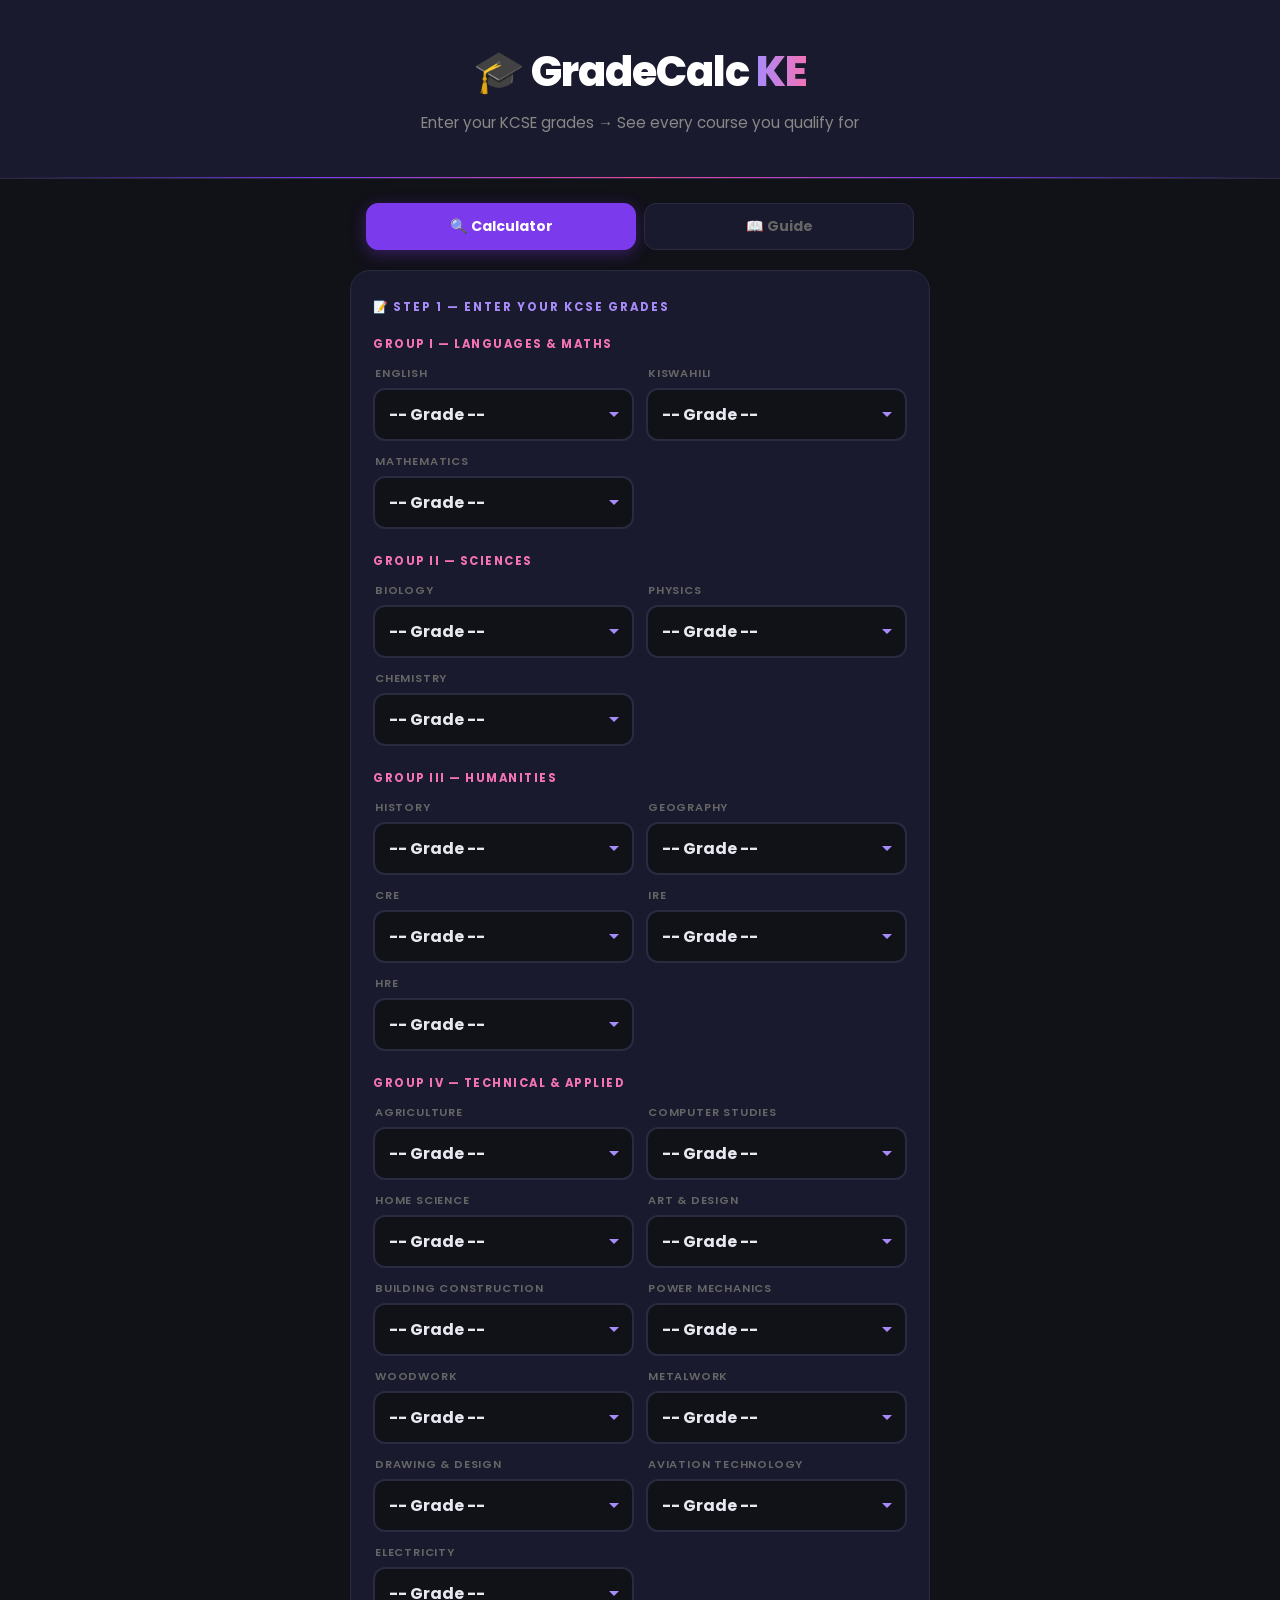
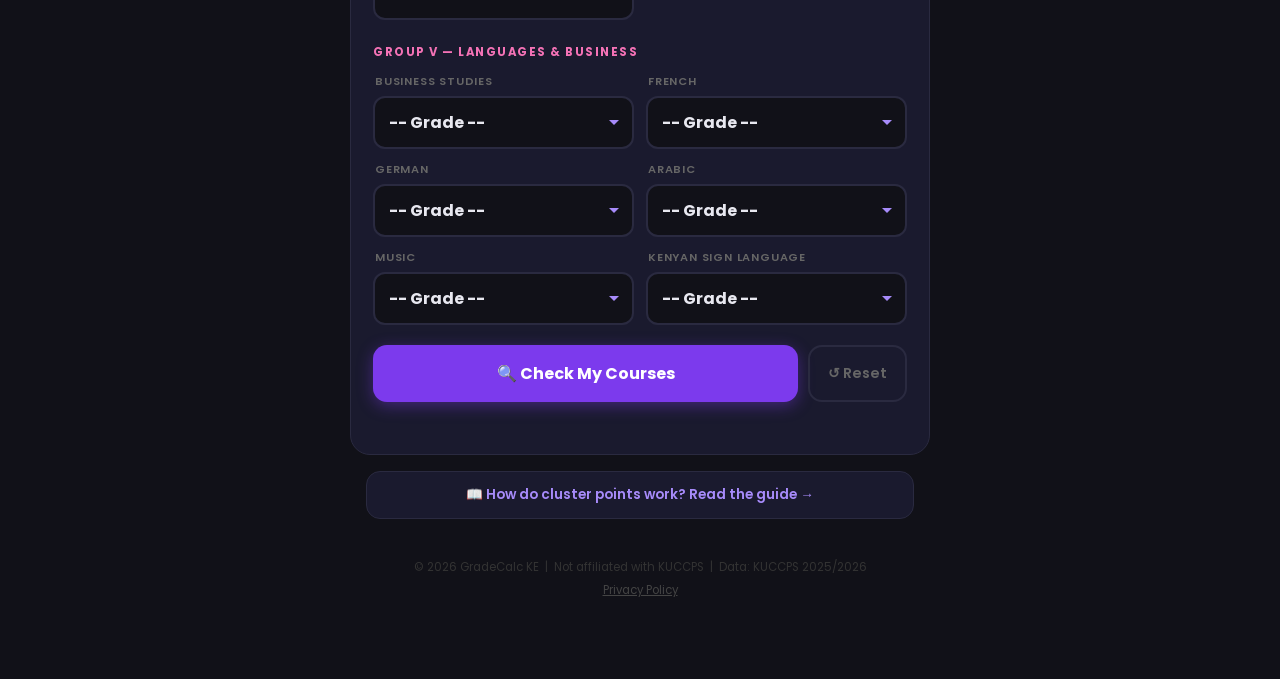
<file: index.html>
<!DOCTYPE html>
<html lang="en">
<head>
  <meta name="google-site-verification" content="AD514Oe_F6cQNTAYpmDzFthRqZE9QyRJRA7Ax6EN_6s" />
  <meta charset="UTF-8">
  <title>GradeCalc KE — KCSE Cluster Points & University Course Checker 2026</title>
  <meta name="description" content="Calculate your KCSE cluster points and find out which Kenyan university courses you qualify for in 2026/2027.">
  <meta name="viewport" content="width=device-width, initial-scale=1.0">
  <link rel="stylesheet" href="style.css">
  <link href="https://fonts.googleapis.com/css2?family=Poppins:wght@400;600;700&display=swap" rel="stylesheet">
</head>
<body>

  <div class="hero">
    <h1>🎓 GradeCalc <span>KE</span></h1>
    <p class="subtitle">Enter your KCSE grades → See every course you qualify for</p>
  </div>

  <nav class="tab-nav">
    <a href="index.html" class="tab-link active">🔍 Calculator</a>
    <a href="guide.html" class="tab-link">📖 Guide</a>
  </nav>

  <div class="container">

    <div class="step-label">📝 Step 1 — Enter your KCSE grades</div>
    <div id="subjects"></div>

    <div class="btn-row">
      <button class="calc-btn" onclick="calculate()">🔍 Check My Courses</button>
      <button class="reset-btn" onclick="resetForm()">↺ Reset</button>
    </div>

    <!-- FILTERS -->
    <div id="filters" class="filters hidden">
      <div class="step-label" style="margin-top:24px;">🔎 Step 2 — Filter Results</div>
      <div class="filter-row">
        <select id="filter-category" onchange="applyFilters()">
          <option value="">All Categories</option>
          <option value="Medicine">Medicine & Health</option>
          <option value="Engineering">Engineering & Tech</option>
          <option value="Computing">Computing & IT</option>
          <option value="Law">Law</option>
          <option value="Business">Business</option>
          <option value="Education">Education</option>
          <option value="Arts">Arts & Social Sciences</option>
          <option value="Agriculture">Agriculture & Environment</option>
          <option value="Science">Pure Sciences</option>
        </select>
        <select id="filter-status" onchange="applyFilters()">
          <option value="">Eligible + Not Eligible</option>
          <option value="qualified">✅ Eligible Only</option>
          <option value="not-qualified">❌ Not Eligible Only</option>
        </select>
      </div>
      <input id="search-box" type="text" placeholder="🔎 Search course name..." oninput="applyFilters()">
    </div>

    <!-- LOADING -->
    <div id="loading" class="loading hidden">
      <div class="spinner"></div>
      <p>Calculating your cluster points…</p>
    </div>

    <div id="result"></div>

  </div>

  <div class="quick-info">
    <a href="guide.html" class="quick-info-btn">📖 How do cluster points work? Read the guide →</a>
  </div>

  <footer>
    <p>© 2026 GradeCalc KE &nbsp;|&nbsp; Not affiliated with KUCCPS &nbsp;|&nbsp; Data: KUCCPS 2025/2026</p>
    <p style="margin-top:6px;"><a href="privacy.html">Privacy Policy</a></p>
  </footer>

  <script src="data.js"></script>
  <script src="script.js"></script>
</body>
</html>
</file>
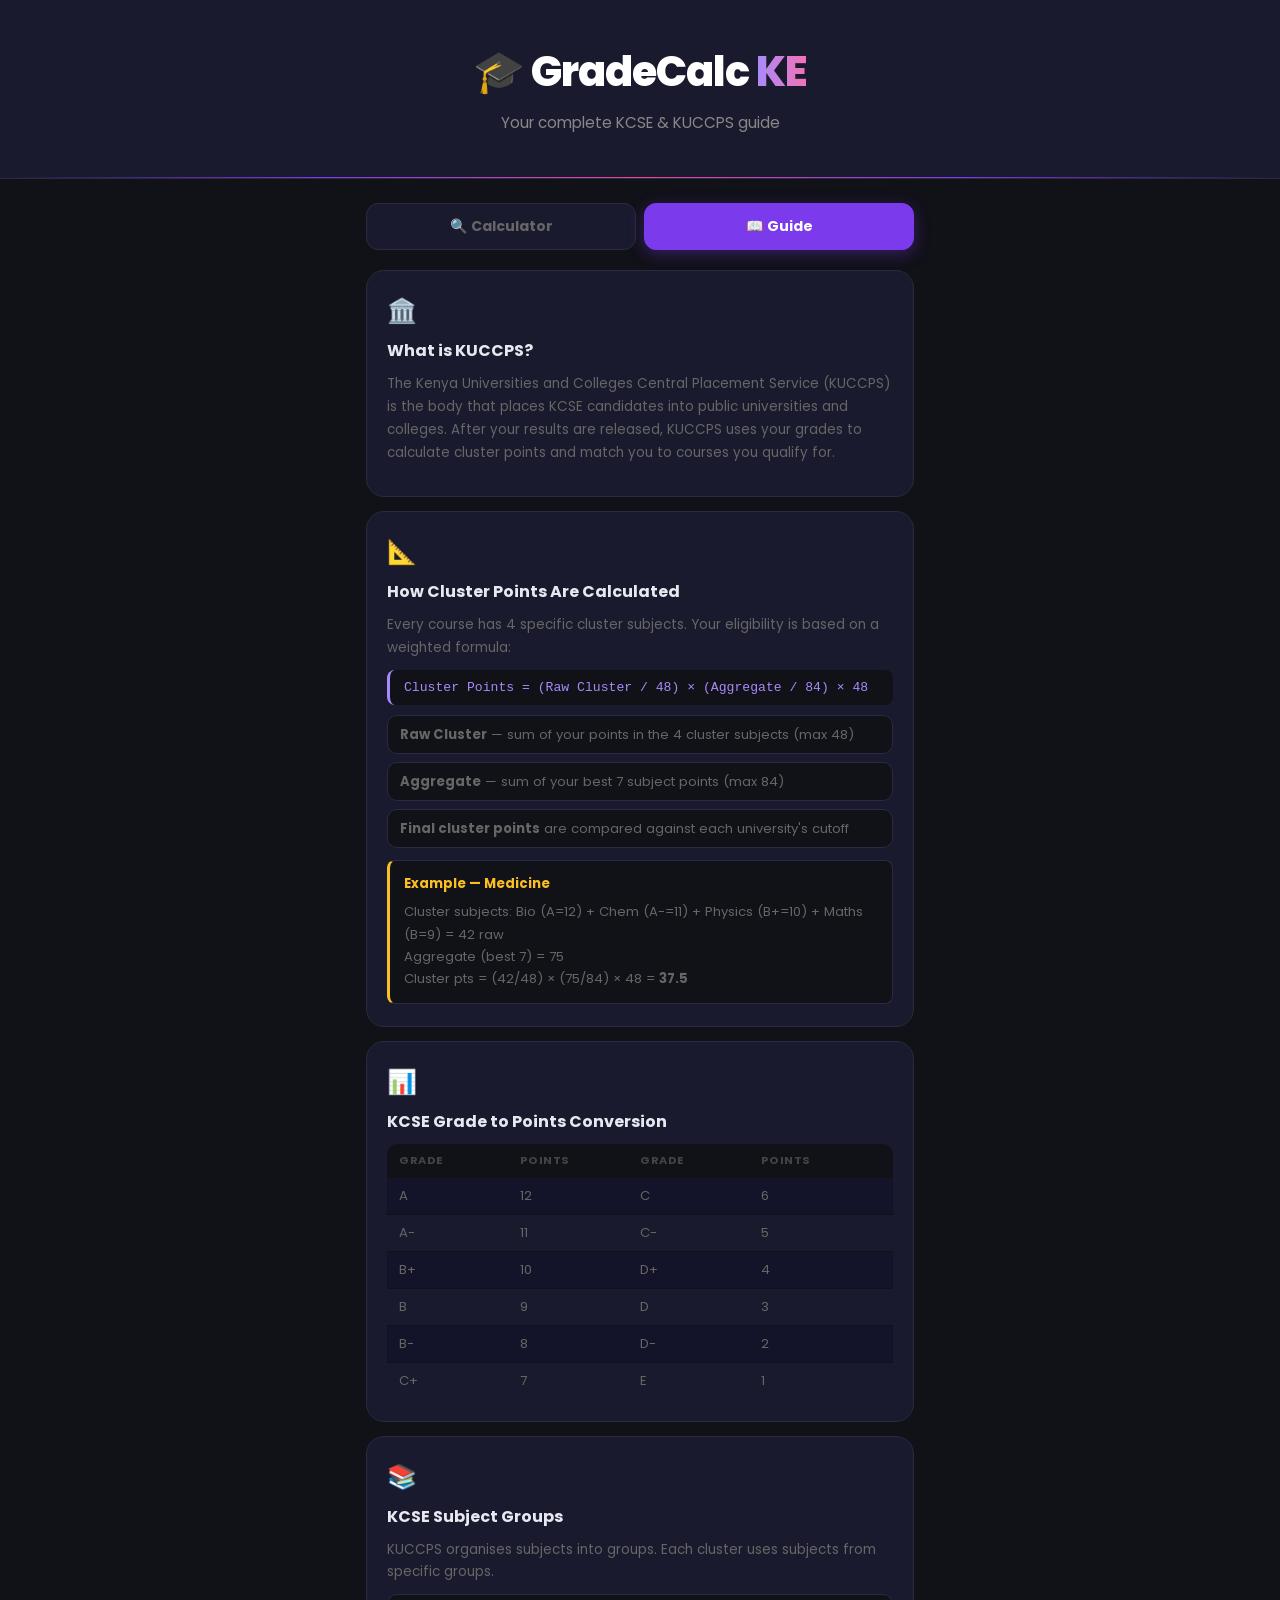
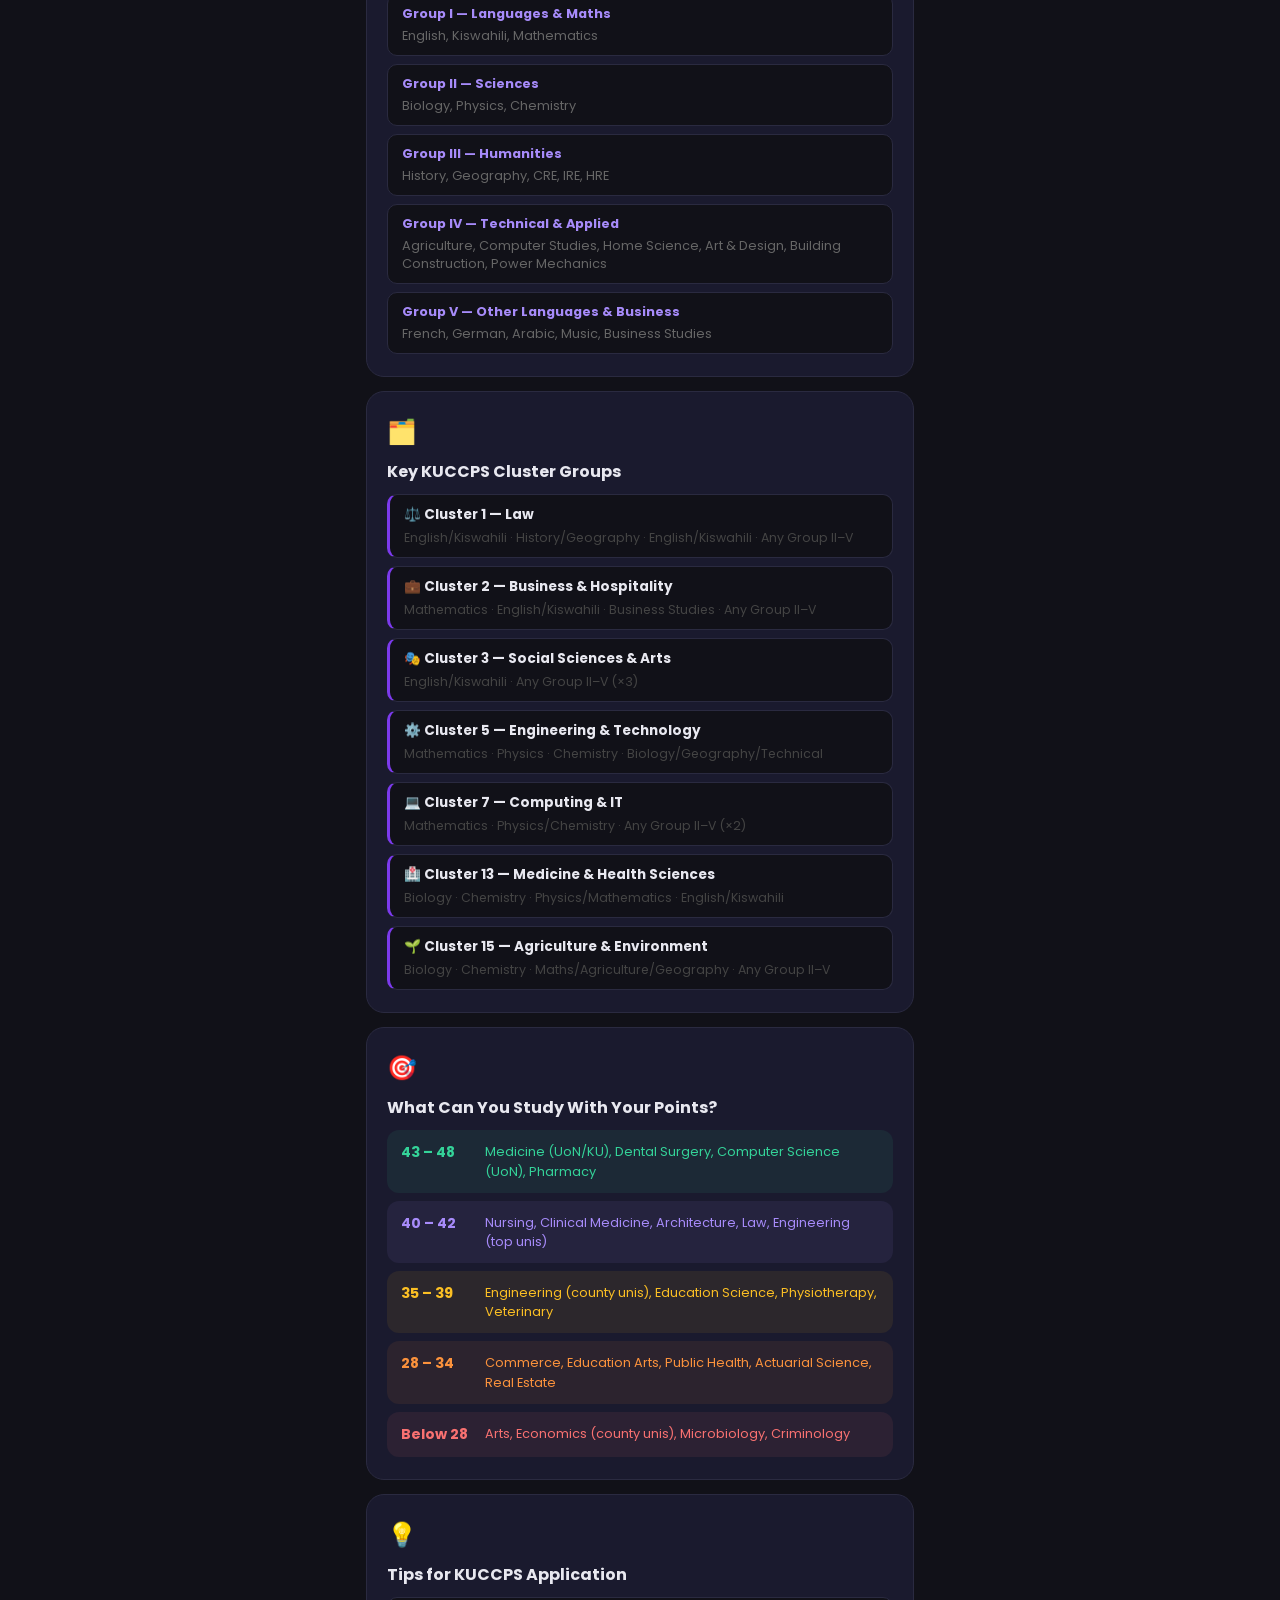
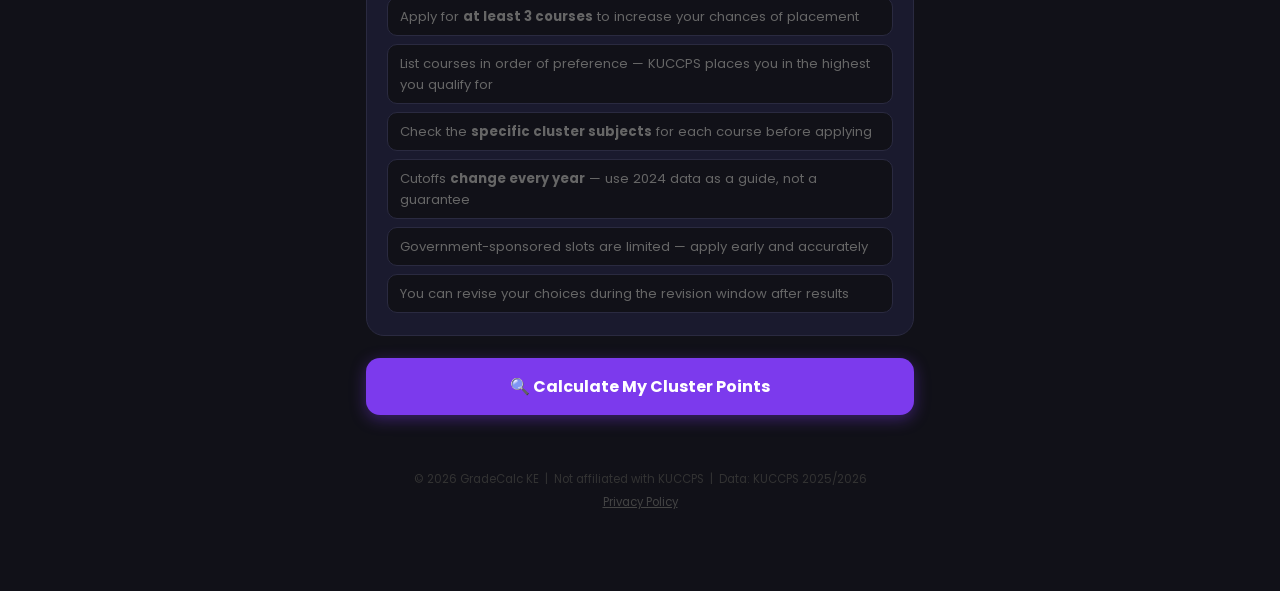
<file: guide.html>
<!DOCTYPE html>
<html lang="en">
<head>
  <meta charset="UTF-8">
  <title>KCSE Guide — GradeCalc KE</title>
  <meta name="description" content="Complete guide to KCSE cluster points, KUCCPS placement, subject groups and university cutoffs for 2026/2027.">
  <meta name="viewport" content="width=device-width, initial-scale=1.0">
  <link rel="stylesheet" href="style.css">
  <link href="https://fonts.googleapis.com/css2?family=Poppins:wght@400;600;700&display=swap" rel="stylesheet">
</head>
<body>

  <div class="hero">
    <h1>🎓 GradeCalc <span>KE</span></h1>
    <p class="subtitle">Your complete KCSE & KUCCPS guide</p>
  </div>

  <nav class="tab-nav">
    <a href="index.html" class="tab-link">🔍 Calculator</a>
    <a href="guide.html" class="tab-link active">📖 Guide</a>
  </nav>

  <div class="guide-wrap">

    <!-- WHAT IS KUCCPS -->
    <div class="guide-card">
      <div class="guide-icon">🏛️</div>
      <h2>What is KUCCPS?</h2>
      <p>The Kenya Universities and Colleges Central Placement Service (KUCCPS) is the body that places KCSE candidates into public universities and colleges. After your results are released, KUCCPS uses your grades to calculate cluster points and match you to courses you qualify for.</p>
    </div>

    <!-- HOW CLUSTER POINTS WORK -->
    <div class="guide-card">
      <div class="guide-icon">📐</div>
      <h2>How Cluster Points Are Calculated</h2>
      <p>Every course has 4 specific cluster subjects. Your eligibility is based on a weighted formula:</p>
      <div class="formula-box">
        Cluster Points = (Raw Cluster / 48) × (Aggregate / 84) × 48
      </div>
      <ul class="guide-list">
        <li><b>Raw Cluster</b> — sum of your points in the 4 cluster subjects (max 48)</li>
        <li><b>Aggregate</b> — sum of your best 7 subject points (max 84)</li>
        <li><b>Final cluster points</b> are compared against each university's cutoff</li>
      </ul>
      <div class="example-box">
        <div class="example-title">Example — Medicine</div>
        Cluster subjects: Bio (A=12) + Chem (A-=11) + Physics (B+=10) + Maths (B=9) = 42 raw<br>
        Aggregate (best 7) = 75<br>
        Cluster pts = (42/48) × (75/84) × 48 = <b>37.5</b>
      </div>
    </div>

    <!-- GRADE POINTS TABLE -->
    <div class="guide-card">
      <div class="guide-icon">📊</div>
      <h2>KCSE Grade to Points Conversion</h2>
      <div class="grade-table">
        <div class="grade-row header">
          <span>Grade</span><span>Points</span><span>Grade</span><span>Points</span>
        </div>
        <div class="grade-row"><span>A</span><span>12</span><span>C</span><span>6</span></div>
        <div class="grade-row"><span>A-</span><span>11</span><span>C-</span><span>5</span></div>
        <div class="grade-row"><span>B+</span><span>10</span><span>D+</span><span>4</span></div>
        <div class="grade-row"><span>B</span><span>9</span><span>D</span><span>3</span></div>
        <div class="grade-row"><span>B-</span><span>8</span><span>D-</span><span>2</span></div>
        <div class="grade-row"><span>C+</span><span>7</span><span>E</span><span>1</span></div>
      </div>
    </div>

    <!-- SUBJECT GROUPS -->
    <div class="guide-card">
      <div class="guide-icon">📚</div>
      <h2>KCSE Subject Groups</h2>
      <p>KUCCPS organises subjects into groups. Each cluster uses subjects from specific groups.</p>
      <div class="group-list">
        <div class="group-item">
          <div class="group-label">Group I — Languages & Maths</div>
          <div class="group-subjects">English, Kiswahili, Mathematics</div>
        </div>
        <div class="group-item">
          <div class="group-label">Group II — Sciences</div>
          <div class="group-subjects">Biology, Physics, Chemistry</div>
        </div>
        <div class="group-item">
          <div class="group-label">Group III — Humanities</div>
          <div class="group-subjects">History, Geography, CRE, IRE, HRE</div>
        </div>
        <div class="group-item">
          <div class="group-label">Group IV — Technical & Applied</div>
          <div class="group-subjects">Agriculture, Computer Studies, Home Science, Art & Design, Building Construction, Power Mechanics</div>
        </div>
        <div class="group-item">
          <div class="group-label">Group V — Other Languages & Business</div>
          <div class="group-subjects">French, German, Arabic, Music, Business Studies</div>
        </div>
      </div>
    </div>

    <!-- CLUSTER GROUPS -->
    <div class="guide-card">
      <div class="guide-icon">🗂️</div>
      <h2>Key KUCCPS Cluster Groups</h2>
      <div class="cluster-list">
        <div class="cluster-item">
          <div class="cluster-name">⚖️ Cluster 1 — Law</div>
          <div class="cluster-subs">English/Kiswahili · History/Geography · English/Kiswahili · Any Group II–V</div>
        </div>
        <div class="cluster-item">
          <div class="cluster-name">💼 Cluster 2 — Business & Hospitality</div>
          <div class="cluster-subs">Mathematics · English/Kiswahili · Business Studies · Any Group II–V</div>
        </div>
        <div class="cluster-item">
          <div class="cluster-name">🎭 Cluster 3 — Social Sciences & Arts</div>
          <div class="cluster-subs">English/Kiswahili · Any Group II–V (×3)</div>
        </div>
        <div class="cluster-item">
          <div class="cluster-name">⚙️ Cluster 5 — Engineering & Technology</div>
          <div class="cluster-subs">Mathematics · Physics · Chemistry · Biology/Geography/Technical</div>
        </div>
        <div class="cluster-item">
          <div class="cluster-name">💻 Cluster 7 — Computing & IT</div>
          <div class="cluster-subs">Mathematics · Physics/Chemistry · Any Group II–V (×2)</div>
        </div>
        <div class="cluster-item">
          <div class="cluster-name">🏥 Cluster 13 — Medicine & Health Sciences</div>
          <div class="cluster-subs">Biology · Chemistry · Physics/Mathematics · English/Kiswahili</div>
        </div>
        <div class="cluster-item">
          <div class="cluster-name">🌱 Cluster 15 — Agriculture & Environment</div>
          <div class="cluster-subs">Biology · Chemistry · Maths/Agriculture/Geography · Any Group II–V</div>
        </div>
      </div>
    </div>

    <!-- CUTOFF RANGES -->
    <div class="guide-card">
      <div class="guide-icon">🎯</div>
      <h2>What Can You Study With Your Points?</h2>
      <div class="range-list">
        <div class="range-item r-high">
          <div class="range-pts">43 – 48</div>
          <div class="range-courses">Medicine (UoN/KU), Dental Surgery, Computer Science (UoN), Pharmacy</div>
        </div>
        <div class="range-item r-good">
          <div class="range-pts">40 – 42</div>
          <div class="range-courses">Nursing, Clinical Medicine, Architecture, Law, Engineering (top unis)</div>
        </div>
        <div class="range-item r-mid">
          <div class="range-pts">35 – 39</div>
          <div class="range-courses">Engineering (county unis), Education Science, Physiotherapy, Veterinary</div>
        </div>
        <div class="range-item r-low">
          <div class="range-pts">28 – 34</div>
          <div class="range-courses">Commerce, Education Arts, Public Health, Actuarial Science, Real Estate</div>
        </div>
        <div class="range-item r-min">
          <div class="range-pts">Below 28</div>
          <div class="range-courses">Arts, Economics (county unis), Microbiology, Criminology</div>
        </div>
      </div>
    </div>

    <!-- TIPS -->
    <div class="guide-card">
      <div class="guide-icon">💡</div>
      <h2>Tips for KUCCPS Application</h2>
      <ul class="guide-list">
        <li>Apply for <b>at least 3 courses</b> to increase your chances of placement</li>
        <li>List courses in order of preference — KUCCPS places you in the highest you qualify for</li>
        <li>Check the <b>specific cluster subjects</b> for each course before applying</li>
        <li>Cutoffs <b>change every year</b> — use 2024 data as a guide, not a guarantee</li>
        <li>Government-sponsored slots are limited — apply early and accurately</li>
        <li>You can revise your choices during the revision window after results</li>
      </ul>
    </div>

    <div class="guide-cta">
      <a href="index.html" class="cta-btn">🔍 Calculate My Cluster Points</a>
    </div>

  </div>

  <footer>
    <p>© 2026 GradeCalc KE &nbsp;|&nbsp; Not affiliated with KUCCPS &nbsp;|&nbsp; Data: KUCCPS 2025/2026</p>
    <p style="margin-top:6px;"><a href="privacy.html">Privacy Policy</a></p>
  </footer>

</body>
</html>
</file>
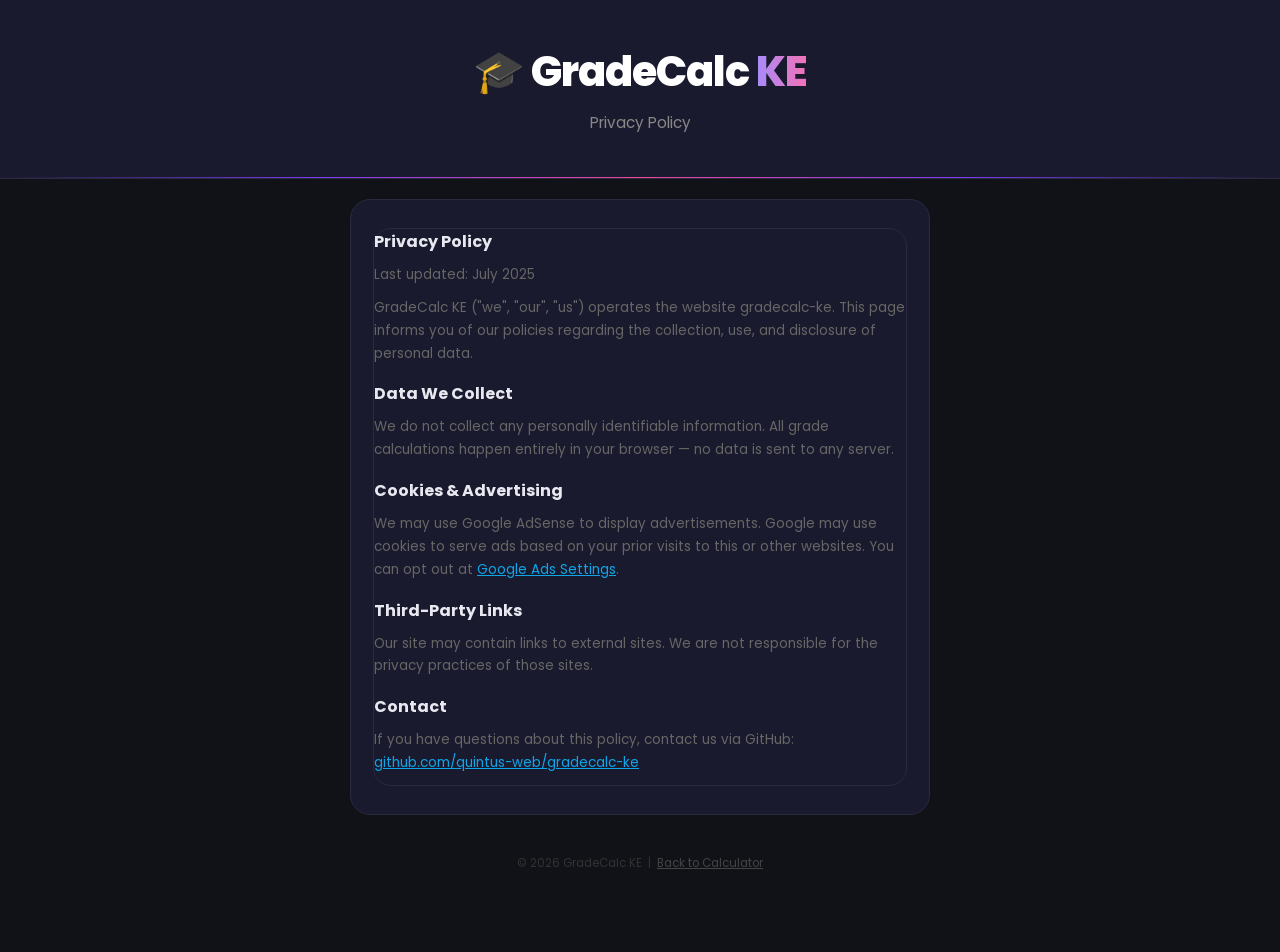
<file: privacy.html>
<!DOCTYPE html>
<html lang="en">
<head>
  <meta charset="UTF-8">
  <title>Privacy Policy — GradeCalc KE</title>
  <meta name="viewport" content="width=device-width, initial-scale=1.0">
  <link rel="stylesheet" href="style.css">
  <link href="https://fonts.googleapis.com/css2?family=Poppins:wght@400;600;700&display=swap" rel="stylesheet">
</head>
<body>
  <div class="hero">
    <h1>🎓 GradeCalc <span>KE</span></h1>
    <p class="subtitle">Privacy Policy</p>
  </div>

  <div class="container" style="margin-top:20px;">
    <div class="info-card" style="background:transparent; padding:0;">
      <h2>Privacy Policy</h2>
      <p>Last updated: July 2025</p>
      <p>GradeCalc KE ("we", "our", "us") operates the website gradecalc-ke. This page informs you of our policies regarding the collection, use, and disclosure of personal data.</p>

      <h2 style="margin-top:16px;">Data We Collect</h2>
      <p>We do not collect any personally identifiable information. All grade calculations happen entirely in your browser — no data is sent to any server.</p>

      <h2 style="margin-top:16px;">Cookies & Advertising</h2>
      <p>We may use Google AdSense to display advertisements. Google may use cookies to serve ads based on your prior visits to this or other websites. You can opt out at <a href="https://www.google.com/settings/ads" style="color:#0ea5e9;">Google Ads Settings</a>.</p>

      <h2 style="margin-top:16px;">Third-Party Links</h2>
      <p>Our site may contain links to external sites. We are not responsible for the privacy practices of those sites.</p>

      <h2 style="margin-top:16px;">Contact</h2>
      <p>If you have questions about this policy, contact us via GitHub: <a href="https://github.com/quintus-web/gradecalc-ke" style="color:#0ea5e9;">github.com/quintus-web/gradecalc-ke</a></p>
    </div>
  </div>

  <footer>
    <p>© 2026 GradeCalc KE &nbsp;|&nbsp; <a href="index.html">Back to Calculator</a></p>
  </footer>
</body>
</html>
</file>
<file: style.css>
* {
  box-sizing: border-box;
  margin: 0;
  padding: 0;
}

body {
  font-family: 'Poppins', Arial, sans-serif;
  background: #111118;
  color: #e8e8f0;
  min-height: 100vh;
  padding-bottom: 80px;
  overflow-x: hidden;
}

/* ── HERO ─────────────────────────────────────────────── */
.hero {
  background: #1a1a2e;
  border-bottom: 1px solid #2a2a40;
  padding: 40px 20px 44px;
  text-align: center;
  position: relative;
}

.hero::after {
  content: '';
  position: absolute;
  bottom: 0; left: 0; right: 0;
  height: 1px;
  background: linear-gradient(90deg, transparent, #7c3aed, #ec4899, #7c3aed, transparent);
}

.hero h1 {
  font-size: 2.6rem;
  font-weight: 800;
  color: #fff;
  letter-spacing: -1px;
}

.hero h1 span {
  background: linear-gradient(90deg, #a78bfa, #f472b6);
  -webkit-background-clip: text;
  -webkit-text-fill-color: transparent;
  background-clip: text;
}

.subtitle {
  margin-top: 8px;
  font-size: 0.95rem;
  color: #888;
  font-weight: 400;
}

/* ── TAB NAV ──────────────────────────────────────────── */
.tab-nav {
  display: flex;
  max-width: 580px;
  margin: 24px auto 0;
  padding: 0 16px;
  gap: 8px;
}

.tab-link {
  flex: 1;
  text-align: center;
  padding: 12px 16px;
  background: #1a1a2e;
  color: #666;
  font-size: 0.88rem;
  font-weight: 700;
  text-decoration: none;
  border-radius: 12px;
  border: 1px solid #2a2a40;
  transition: all 0.2s ease;
  -webkit-tap-highlight-color: transparent;
}

.tab-link:hover {
  color: #e8e8f0;
  border-color: #7c3aed;
}

.tab-link.active {
  background: #7c3aed;
  color: #fff;
  border-color: #7c3aed;
  box-shadow: 0 4px 16px rgba(124, 58, 237, 0.35);
}

/* ── MAIN CARD ────────────────────────────────────────── */
.container {
  max-width: 580px;
  margin: 20px auto 0;
  background: #1a1a2e;
  border-radius: 20px;
  padding: 28px 22px;
  border: 1px solid #2a2a40;
  width: calc(100% - 32px);
}

.step-label {
  font-size: 0.72rem;
  font-weight: 700;
  color: #a78bfa;
  text-transform: uppercase;
  letter-spacing: 2px;
  margin-bottom: 20px;
}

/* ── SUBJECT GROUPS ───────────────────────────────────── */
.subject-group-label {
  font-size: 0.72rem;
  font-weight: 700;
  color: #f472b6;
  text-transform: uppercase;
  letter-spacing: 1.5px;
  margin: 24px 0 12px;
}

.subject-group-label:first-child { margin-top: 0; }

.subjects-grid {
  display: grid;
  grid-template-columns: 1fr 1fr;
  gap: 12px;
  margin-bottom: 20px;
}

.subject-item {
  display: flex;
  flex-direction: column;
  gap: 6px;
}

.subject-item label {
  font-size: 0.7rem;
  font-weight: 600;
  color: #666;
  text-transform: uppercase;
  letter-spacing: 0.8px;
  padding-left: 2px;
}

.subject-item select {
  padding: 13px 14px;
  border-radius: 12px;
  border: 2px solid #2a2a40;
  background: #111118;
  color: #e8e8f0;
  font-family: 'Poppins', Arial, sans-serif;
  font-size: 1rem;
  font-weight: 700;
  cursor: pointer;
  transition: border-color 0.2s, box-shadow 0.2s;
  appearance: none;
  background-image: url("data:image/svg+xml,%3Csvg xmlns='http://www.w3.org/2000/svg' width='12' height='12' viewBox='0 0 12 12'%3E%3Cpath fill='%23a78bfa' d='M6 8L1 3h10z'/%3E%3C/svg%3E");
  background-repeat: no-repeat;
  background-position: right 12px center;
  padding-right: 34px;
  min-height: 52px;
}

.subject-item select:hover {
  border-color: #7c3aed;
}

.subject-item select:focus {
  outline: none;
  border-color: #a78bfa;
  box-shadow: 0 0 0 3px rgba(167, 139, 250, 0.2);
}

.subject-item select option {
  background: #1a1a2e;
  color: #e8e8f0;
  font-weight: 600;
}

/* ── BUTTONS ──────────────────────────────────────────── */
.btn-row {
  display: grid;
  grid-template-columns: 1fr auto;
  gap: 10px;
  margin-top: 8px;
}

.calc-btn {
  width: 100%;
  padding: 16px 20px;
  background: #7c3aed;
  color: white;
  font-family: 'Poppins', Arial, sans-serif;
  font-size: 1rem;
  font-weight: 700;
  border: none;
  border-radius: 14px;
  cursor: pointer;
  transition: background 0.2s, transform 0.15s, box-shadow 0.2s;
  min-height: 54px;
  box-shadow: 0 4px 16px rgba(124, 58, 237, 0.4);
  -webkit-tap-highlight-color: transparent;
}

.calc-btn:hover {
  background: #6d28d9;
  box-shadow: 0 6px 20px rgba(124, 58, 237, 0.5);
}

.calc-btn:active { transform: scale(0.98); }

.reset-btn {
  padding: 16px 18px;
  background: transparent;
  color: #666;
  font-family: 'Poppins', Arial, sans-serif;
  font-size: 0.9rem;
  font-weight: 600;
  border: 2px solid #2a2a40;
  border-radius: 14px;
  cursor: pointer;
  transition: all 0.2s;
  min-height: 54px;
  -webkit-tap-highlight-color: transparent;
}

.reset-btn:hover {
  border-color: #7c3aed;
  color: #e8e8f0;
}

/* ── FILTERS ──────────────────────────────────────────── */
.filters { margin-top: 8px; }

.filter-row {
  display: grid;
  grid-template-columns: 1fr 1fr;
  gap: 10px;
}

.filter-row select {
  padding: 10px 12px;
  border-radius: 12px;
  border: 2px solid #2a2a40;
  background: #111118;
  color: #e8e8f0;
  font-family: 'Poppins', Arial, sans-serif;
  font-size: 0.82rem;
  font-weight: 600;
  cursor: pointer;
  appearance: none;
  background-image: url("data:image/svg+xml,%3Csvg xmlns='http://www.w3.org/2000/svg' width='12' height='12' viewBox='0 0 12 12'%3E%3Cpath fill='%23a78bfa' d='M6 8L1 3h10z'/%3E%3C/svg%3E");
  background-repeat: no-repeat;
  background-position: right 10px center;
  padding-right: 28px;
  transition: border-color 0.2s;
}

.filter-row select:focus {
  outline: none;
  border-color: #a78bfa;
}

#search-box {
  width: 100%;
  margin-top: 10px;
  padding: 11px 14px;
  border-radius: 12px;
  border: 2px solid #2a2a40;
  background: #111118;
  color: #e8e8f0;
  font-family: 'Poppins', Arial, sans-serif;
  font-size: 0.88rem;
  font-weight: 500;
  transition: border-color 0.2s, box-shadow 0.2s;
}

#search-box:focus {
  outline: none;
  border-color: #a78bfa;
  box-shadow: 0 0 0 3px rgba(167, 139, 250, 0.15);
}

#search-box::placeholder { color: #444; }

/* ── LOADING ──────────────────────────────────────────── */
.loading {
  text-align: center;
  padding: 32px 0;
  color: #666;
  font-size: 0.88rem;
}

.spinner {
  width: 32px;
  height: 32px;
  border: 3px solid #2a2a40;
  border-top-color: #a78bfa;
  border-radius: 50%;
  animation: spin 0.7s linear infinite;
  margin: 0 auto 12px;
}

@keyframes spin { to { transform: rotate(360deg); } }

/* ── RESULTS ──────────────────────────────────────────── */
#result { margin-top: 24px; }

.results-header { margin-bottom: 20px; }

.stats-row {
  display: grid;
  grid-template-columns: repeat(3, 1fr);
  gap: 10px;
  margin-bottom: 14px;
}

.stat-box {
  background: #111118;
  border-radius: 14px;
  padding: 14px 8px;
  text-align: center;
  border: 1px solid #2a2a40;
}

.stat-label {
  font-size: 0.62rem;
  color: #555;
  text-transform: uppercase;
  letter-spacing: 1px;
  margin-bottom: 6px;
  font-weight: 700;
}

.mean-badge {
  display: inline-block;
  background: linear-gradient(135deg, #7c3aed, #ec4899);
  color: white;
  font-size: 1.7rem;
  font-weight: 800;
  padding: 4px 20px;
  border-radius: 50px;
}

.stat-value {
  font-size: 1.4rem;
  font-weight: 800;
  color: #a78bfa;
}

.eligibility-summary {
  display: flex;
  gap: 8px;
  justify-content: center;
  margin-bottom: 4px;
}

.pill {
  padding: 6px 16px;
  border-radius: 50px;
  font-size: 0.8rem;
  font-weight: 700;
}

.pill.green { background: rgba(52, 211, 153, 0.12); color: #34d399; border: 1px solid rgba(52, 211, 153, 0.25); }
.pill.red   { background: rgba(248, 113, 113, 0.12); color: #f87171; border: 1px solid rgba(248, 113, 113, 0.25); }

/* ── SHARE BUTTON ─────────────────────────────────────── */
.share-btn {
  display: block;
  width: 100%;
  margin-top: 12px;
  padding: 12px;
  background: transparent;
  border: 2px solid #2a2a40;
  border-radius: 12px;
  color: #666;
  font-family: 'Poppins', Arial, sans-serif;
  font-size: 0.85rem;
  font-weight: 600;
  cursor: pointer;
  transition: all 0.2s;
}

.share-btn:hover { border-color: #7c3aed; color: #e8e8f0; }

/* ── COURSE LABELS ────────────────────────────────────── */
.courses-label {
  font-size: 0.7rem;
  font-weight: 700;
  color: #555;
  text-transform: uppercase;
  letter-spacing: 1.5px;
  margin: 20px 0 10px;
  display: flex;
  align-items: center;
  gap: 6px;
}

/* ── COURSE CARDS ─────────────────────────────────────── */
.course-card {
  border-radius: 14px;
  padding: 14px 16px;
  margin-bottom: 8px;
  transition: transform 0.15s;
}

.course-card:active { transform: scale(0.99); }

.course-card.qualified {
  background: rgba(52, 211, 153, 0.07);
  border: 1px solid rgba(52, 211, 153, 0.2);
}

.course-card.not-qualified {
  background: rgba(248, 113, 113, 0.06);
  border: 1px solid rgba(248, 113, 113, 0.15);
}

.course-name {
  font-weight: 700;
  font-size: 0.9rem;
  margin-bottom: 8px;
  cursor: pointer;
  display: flex;
  justify-content: space-between;
  align-items: center;
  gap: 8px;
}

.course-card.qualified .course-name { color: #34d399; }
.course-card.not-qualified .course-name { color: #f87171; }

.toggle-icon { font-size: 0.65rem; color: #444; flex-shrink: 0; }

/* ── BADGES ───────────────────────────────────────────── */
.course-meta {
  display: flex;
  gap: 6px;
  flex-wrap: wrap;
  margin-bottom: 8px;
}

.badge {
  font-size: 0.68rem;
  font-weight: 700;
  padding: 3px 10px;
  border-radius: 50px;
}

.badge-green  { background: rgba(52,211,153,0.12);  color: #34d399; border: 1px solid rgba(52,211,153,0.2); }
.badge-blue   { background: rgba(167,139,250,0.12); color: #a78bfa; border: 1px solid rgba(167,139,250,0.2); }
.badge-orange { background: rgba(251,191,36,0.12);  color: #fbbf24; border: 1px solid rgba(251,191,36,0.2); }
.badge-red    { background: rgba(248,113,113,0.12); color: #f87171; border: 1px solid rgba(248,113,113,0.2); }

/* ── PROGRESS BAR ─────────────────────────────────────── */
.progress-bar {
  background: #2a2a40;
  border-radius: 50px;
  height: 5px;
  margin: 8px 0 4px;
  overflow: hidden;
}

.progress-fill {
  height: 100%;
  background: linear-gradient(90deg, #7c3aed, #ec4899);
  border-radius: 50px;
  transition: width 0.5s ease;
}

.progress-label { font-size: 0.68rem; color: #444; margin-bottom: 6px; }

/* ── UNI LIST ─────────────────────────────────────────── */
.uni-list { margin-top: 6px; }

.uni-row {
  display: flex;
  justify-content: space-between;
  align-items: center;
  font-size: 0.78rem;
  color: #666;
  padding: 5px 0;
  border-bottom: 1px solid rgba(255,255,255,0.04);
}

.uni-row:last-child { border-bottom: none; }

.cutoff-tag {
  background: rgba(167,139,250,0.1);
  padding: 2px 8px;
  border-radius: 6px;
  font-size: 0.7rem;
  color: #a78bfa;
  white-space: nowrap;
  font-weight: 600;
}

.show-more {
  font-size: 0.75rem;
  color: #a78bfa;
  cursor: pointer;
  padding: 6px 0 2px;
  text-align: center;
  font-weight: 600;
}

.show-more:hover { color: #ec4899; }

/* ── MISC ─────────────────────────────────────────────── */
.hidden { display: none !important; }

@keyframes fadeIn {
  from { opacity: 0; transform: translateY(8px); }
  to   { opacity: 1; transform: translateY(0); }
}

.fade-in { animation: fadeIn 0.25s ease forwards; }

.empty-msg { text-align: center; color: #444; font-size: 0.85rem; padding: 16px 0; }
.error-msg { text-align: center; color: #f87171; font-size: 0.88rem; margin-top: 12px; }

/* ── QUICK INFO ───────────────────────────────────────── */
.quick-info {
  max-width: 580px;
  margin: 16px auto 0;
  padding: 0 16px;
}

.quick-info-btn {
  display: block;
  text-align: center;
  padding: 13px;
  background: #1a1a2e;
  border: 1px solid #2a2a40;
  border-radius: 14px;
  color: #a78bfa;
  font-size: 0.85rem;
  font-weight: 600;
  text-decoration: none;
  transition: border-color 0.2s, color 0.2s;
}

.quick-info-btn:hover { border-color: #7c3aed; color: #e8e8f0; }

/* ── FOOTER ───────────────────────────────────────────── */
footer {
  text-align: center;
  margin-top: 40px;
  font-size: 0.72rem;
  color: #333;
  padding: 0 16px;
}

footer a { color: #444; text-decoration: underline; }

/* ── GUIDE PAGE ───────────────────────────────────────── */
.guide-wrap {
  max-width: 580px;
  margin: 20px auto 0;
  padding: 0 16px;
  display: flex;
  flex-direction: column;
  gap: 14px;
}

.guide-card {
  background: #1a1a2e;
  border-radius: 18px;
  padding: 22px 20px;
  border: 1px solid #2a2a40;
}

.guide-icon { font-size: 1.5rem; margin-bottom: 10px; }

.guide-card h2 { font-size: 1rem; font-weight: 700; color: #e8e8f0; margin-bottom: 10px; }
.guide-card p  { font-size: 0.84rem; color: #666; line-height: 1.7; margin-bottom: 10px; }

.guide-list {
  list-style: none;
  display: flex;
  flex-direction: column;
  gap: 8px;
  margin-top: 10px;
}

.guide-list li {
  font-size: 0.82rem;
  color: #666;
  padding: 8px 12px;
  background: #111118;
  border-radius: 10px;
  line-height: 1.6;
  border: 1px solid #2a2a40;
}

.formula-box {
  background: #111118;
  border-left: 3px solid #a78bfa;
  padding: 10px 14px;
  border-radius: 8px;
  font-size: 0.82rem;
  color: #a78bfa;
  font-family: monospace;
  margin: 10px 0;
}

.example-box {
  background: #111118;
  border-left: 3px solid #fbbf24;
  padding: 12px 14px;
  border-radius: 8px;
  font-size: 0.82rem;
  color: #666;
  line-height: 1.7;
  margin-top: 12px;
  border: 1px solid #2a2a40;
  border-left: 3px solid #fbbf24;
}

.example-title { font-weight: 700; color: #fbbf24; margin-bottom: 6px; }

.grade-table { border-radius: 10px; overflow: hidden; margin-top: 10px; }

.grade-row {
  display: grid;
  grid-template-columns: 1fr 1fr 1fr 1fr;
  padding: 8px 12px;
  font-size: 0.82rem;
  color: #666;
  border-bottom: 1px solid #111118;
}

.grade-row.header {
  background: #111118;
  color: #444;
  font-size: 0.7rem;
  font-weight: 700;
  text-transform: uppercase;
  letter-spacing: 0.5px;
}

.grade-row:last-child { border-bottom: none; }
.grade-row:not(.header):nth-child(even) { background: #13132a; }
.grade-row:not(.header):nth-child(odd)  { background: #1a1a2e; }

.group-list { display: flex; flex-direction: column; gap: 8px; margin-top: 10px; }

.group-item {
  background: #111118;
  border-radius: 10px;
  padding: 10px 14px;
  border: 1px solid #2a2a40;
}

.group-label { font-size: 0.8rem; font-weight: 700; color: #a78bfa; margin-bottom: 4px; }
.group-subjects { font-size: 0.8rem; color: #666; }

.cluster-list { display: flex; flex-direction: column; gap: 8px; margin-top: 10px; }

.cluster-item {
  background: #111118;
  border-radius: 10px;
  padding: 10px 14px;
  border: 1px solid #2a2a40;
  border-left: 3px solid #7c3aed;
}

.cluster-name { font-size: 0.85rem; font-weight: 700; color: #e8e8f0; margin-bottom: 4px; }
.cluster-subs { font-size: 0.78rem; color: #444; }

.range-list { display: flex; flex-direction: column; gap: 8px; margin-top: 10px; }

.range-item {
  border-radius: 12px;
  padding: 12px 14px;
  display: flex;
  gap: 14px;
  align-items: flex-start;
}

.range-pts { font-size: 0.88rem; font-weight: 700; white-space: nowrap; min-width: 70px; }
.range-courses { font-size: 0.8rem; line-height: 1.5; }

.r-high { background: rgba(52,211,153,0.08);  color: #34d399; }
.r-good { background: rgba(167,139,250,0.08); color: #a78bfa; }
.r-mid  { background: rgba(251,191,36,0.08);  color: #fbbf24; }
.r-low  { background: rgba(251,146,60,0.08);  color: #fb923c; }
.r-min  { background: rgba(248,113,113,0.08); color: #f87171; }

.guide-cta { padding: 8px 0 16px; }

.cta-btn {
  display: block;
  text-align: center;
  padding: 16px;
  background: #7c3aed;
  color: white;
  font-size: 1rem;
  font-weight: 700;
  border-radius: 14px;
  text-decoration: none;
  transition: background 0.2s, transform 0.15s;
  box-shadow: 0 4px 16px rgba(124, 58, 237, 0.4);
}

.cta-btn:hover { background: #6d28d9; }
.cta-btn:active { transform: scale(0.98); }

.info-section {
  max-width: 580px;
  margin: 28px auto 0;
  padding: 0 16px;
  display: flex;
  flex-direction: column;
  gap: 14px;
}

.info-card {
  background: #1a1a2e;
  border-radius: 18px;
  padding: 20px;
  border: 1px solid #2a2a40;
}

.info-card h2 { font-size: 1rem; font-weight: 700; margin-bottom: 10px; color: #e8e8f0; }
.info-card p  { font-size: 0.84rem; color: #666; line-height: 1.7; margin-bottom: 10px; }

.insights-list { list-style: none; display: flex; flex-direction: column; gap: 8px; }

.insights-list li {
  font-size: 0.82rem;
  color: #666;
  padding: 8px 12px;
  background: #111118;
  border-radius: 10px;
  line-height: 1.5;
  border: 1px solid #2a2a40;
}

/* ── MOBILE ───────────────────────────────────────────── */
@media (max-width: 480px) {
  .hero { padding: 30px 16px 36px; }
  .hero h1 { font-size: 2rem; }

  .container {
    width: calc(100% - 24px);
    padding: 22px 16px;
    border-radius: 16px;
  }

  .tab-nav { padding: 0 12px; }
  .subjects-grid { grid-template-columns: 1fr; gap: 10px; }
  .filter-row { grid-template-columns: 1fr; }

  .stats-row { grid-template-columns: 1fr 1fr; }
  .stat-box  { padding: 12px 6px; }
  .stat-value { font-size: 1.2rem; }
  .mean-badge { font-size: 1.4rem; }

  .course-card { padding: 12px 14px; }
  .course-name { font-size: 0.86rem; }
  .uni-row { font-size: 0.75rem; }

  .range-item { flex-direction: column; gap: 4px; }
  .guide-wrap, .quick-info { padding: 0 12px; }
  .guide-card { padding: 18px 14px; }
  footer { font-size: 0.7rem; }
}
</file>
